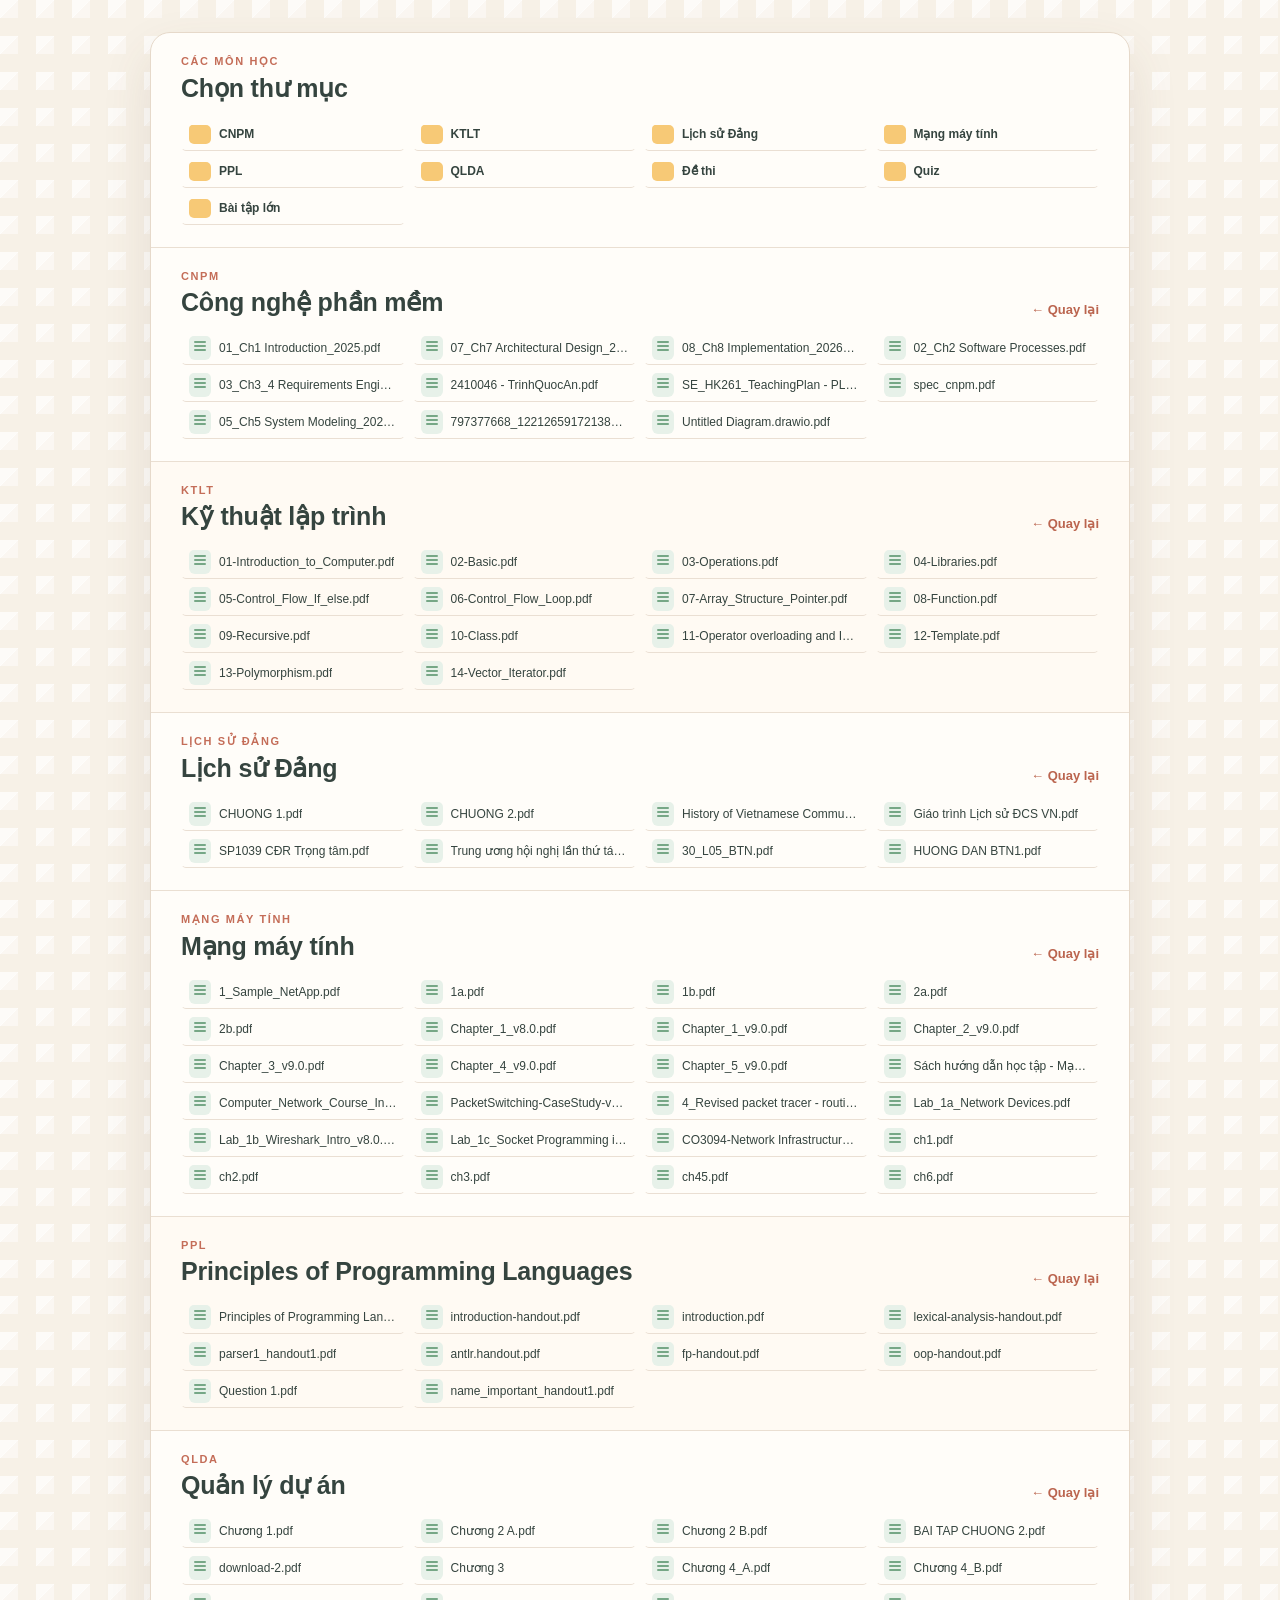
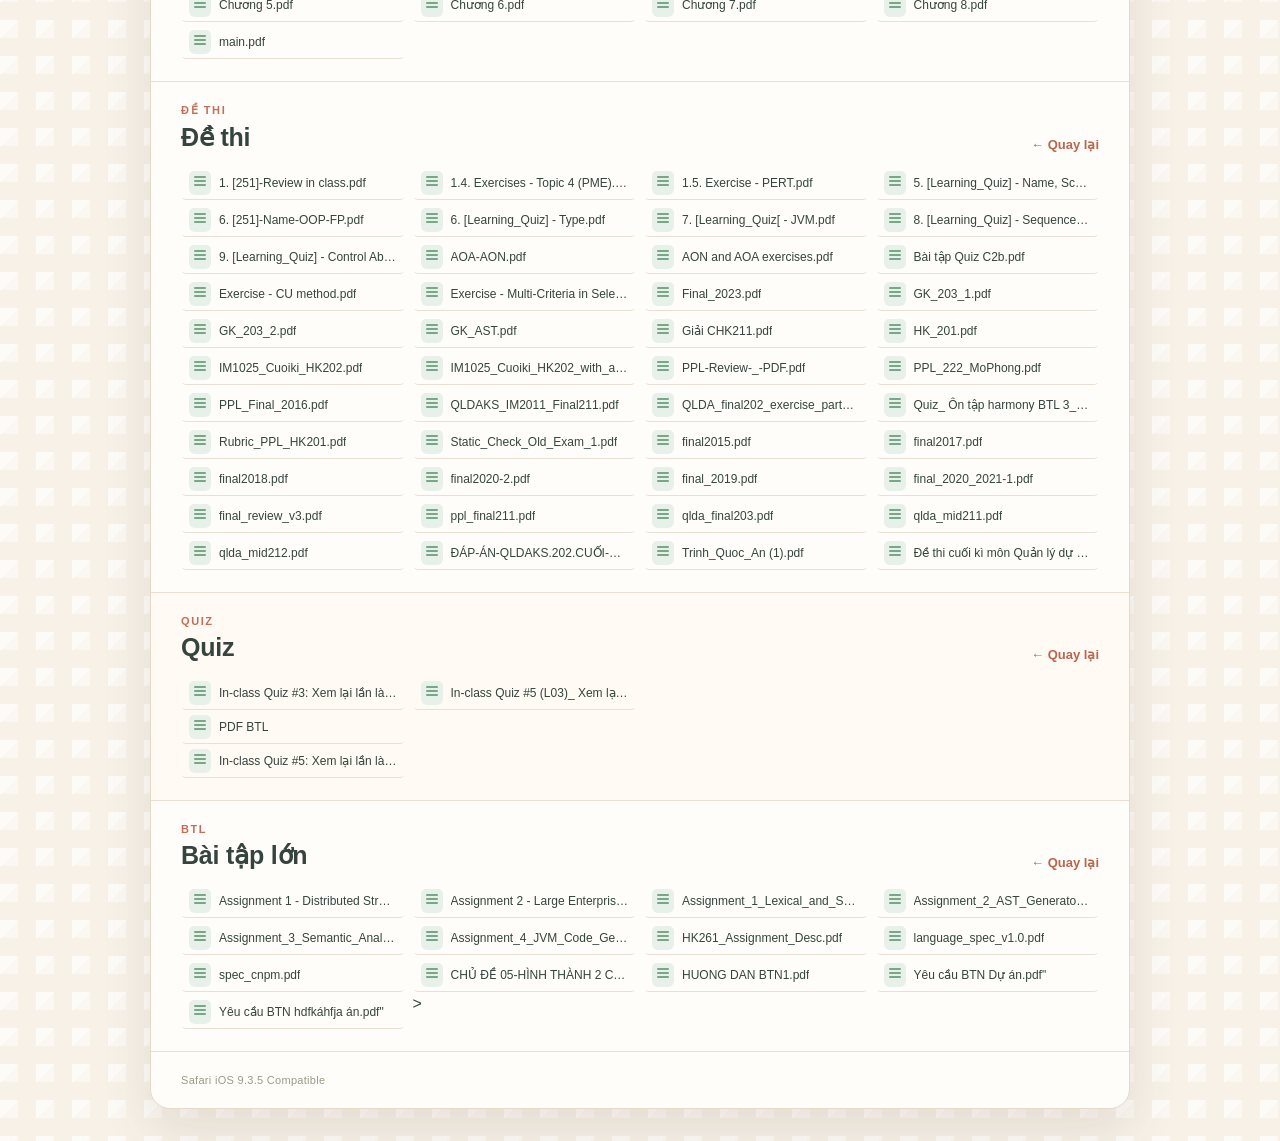
<file: index.html>
<!doctype html>
<html lang="vi">
  <head>
    <meta charset="UTF-8" />
    <meta name="viewport" content="width=device-width, initial-scale=1" />
    <title>Tài liệu học</title>
    <link rel="stylesheet" href="style.css" />
  </head>

  <body>
    <div class="finder">
      <div class="content">
        <div class="content-heading">
          <div>
            <p class="location-label">Các môn học</p>
            <h2>Chọn thư mục</h2>
          </div>
        </div>

        <div class="items">
          <a class="item folder" href="#cnpm">
            <span class="item-icon">▰</span>
            <span class="item-name">CNPM</span>
          </a>

          <a class="item folder" href="#ktlt">
            <span class="item-icon">▰</span>
            <span class="item-name">KTLT</span>
          </a>

          <a class="item folder" href="#lsd">
            <span class="item-icon">▰</span>
            <span class="item-name">Lịch sử Đảng</span>
          </a>

          <a class="item folder" href="#mmt">
            <span class="item-icon">▰</span>
            <span class="item-name">Mạng máy tính</span>
          </a>

          <a class="item folder" href="#ppl">
            <span class="item-icon">▰</span>
            <span class="item-name">PPL</span>
          </a>

          <a class="item folder" href="#qlda">
            <span class="item-icon">▰</span>
            <span class="item-name">QLDA</span>
          </a>

          <a class="item folder" href="#dethi">
            <span class="item-icon">▰</span>
            <span class="item-name">Đề thi</span>
          </a>

          <a class="item folder" href="#quiz">
            <span class="item-icon">▰</span>
            <span class="item-name">Quiz</span>
          </a>

          <a class="item folder" href="#btl">
            <span class="item-icon">▰</span>
            <span class="item-name">Bài tập lớn</span>
          </a>
        </div>
      </div>

      <!-- CNPM -->

      <div class="content section" id="cnpm">
        <div class="content-heading">
          <div>
            <p class="location-label">CNPM</p>
            <h2>Công nghệ phần mềm</h2>
          </div>
          <a class="back-link" href="#">← Quay lại</a>
        </div>

        <div class="items">
          <a
            class="item"
            href="pdf/CNPM/01_Ch1%20Introduction_2025.pdf"
            target="_blank"
          >
            <span class="item-icon">PDF</span>
            <span class="item-name">01_Ch1 Introduction_2025.pdf</span>
          </a>
          <a
            class="item"
            href="pdf/CNPM/07_Ch7 Architectural Design_2026.pdf"
            target="_blank"
            ><span class="item-icon">PDF</span
            ><span class="item-name"
              >07_Ch7 Architectural Design_2026.pdf</span
            ></a
          >

          <a
            class="item"
            href="pdf/CNPM/08_Ch8 Implementation_2026_Talk.pdf"
            target="_blank"
            ><span class="item-icon">PDF</span
            ><span class="item-name"
              >08_Ch8 Implementation_2026_Talk.pdf</span
            ></a
          >

          <a
            class="item"
            href="pdf/CNPM/02_Ch2%20Software%20Processes.pdf"
            target="_blank"
          >
            <span class="item-icon">PDF</span>
            <span class="item-name">02_Ch2 Software Processes.pdf</span>
          </a>

          <a
            class="item"
            href="pdf/CNPM/03_Ch3_4%20Requirements%20Engineering_2026.pdf"
            target="_blank"
          >
            <span class="item-icon">PDF</span>
            <span class="item-name"
              >03_Ch3_4 Requirements Engineering_2026.pdf</span
            >
          </a>

          <a
            class="item"
            href="pdf/CNPM/2410046%20-%20TrinhQuocAn.pdf"
            target="_blank"
          >
            <span class="item-icon">PDF</span>
            <span class="item-name">2410046 - TrinhQuocAn.pdf</span>
          </a>

          <a
            class="item"
            href="pdf/CNPM/SE_HK261_TeachingPlan%20-%20PLAN.pdf"
            target="_blank"
          >
            <span class="item-icon">PDF</span>
            <span class="item-name">SE_HK261_TeachingPlan - PLAN.pdf</span>
          </a>

          <a class="item" href="pdf/CNPM/spec_cnpm.pdf" target="_blank">
            <span class="item-icon">PDF</span>
            <span class="item-name">spec_cnpm.pdf</span>
          </a>

          <a
            class="item"
            href="pdf/CNPM/05_Ch5 System Modeling_2026.pdf"
            target="_blank"
          >
            <span class="item-icon">PDF</span>
            <span class="item-name">05_Ch5 System Modeling_2026.pdf</span>
          </a>

          <a
            class="item"
            href="pdf/CNPM/797377668_122126591721383624_602138845418791852_n.pdf"
            target="_blank"
          >
            <span class="item-icon">PDF</span>
            <span class="item-name"
              >797377668_122126591721383624_602138845418791852_n.pdf</span
            >
          </a>

          <a
            class="item"
            href="pdf/CNPM/Untitled Diagram.drawio.pdf"
            target="_blank"
          >
            <span class="item-icon">PDF</span>
            <span class="item-name">Untitled Diagram.drawio.pdf</span>
          </a>
        </div>
      </div>

      <!-- KTLT -->

      <div class="content section" id="ktlt">
        <div class="content-heading">
          <div>
            <p class="location-label">KTLT</p>
            <h2>Kỹ thuật lập trình</h2>
          </div>
          <a class="back-link" href="#">← Quay lại</a>
        </div>

        <div class="items">
          <a
            class="item"
            href="pdf/KTLT/01-Introduction_to_Computer.pdf"
            target="_blank"
            ><span class="item-icon">PDF</span
            ><span class="item-name">01-Introduction_to_Computer.pdf</span></a
          >
          <a class="item" href="pdf/KTLT/02-Basic.pdf" target="_blank"
            ><span class="item-icon">PDF</span
            ><span class="item-name">02-Basic.pdf</span></a
          >
          <a class="item" href="pdf/KTLT/03-Operations.pdf" target="_blank"
            ><span class="item-icon">PDF</span
            ><span class="item-name">03-Operations.pdf</span></a
          >
          <a class="item" href="pdf/KTLT/04-Libraries.pdf" target="_blank"
            ><span class="item-icon">PDF</span
            ><span class="item-name">04-Libraries.pdf</span></a
          >
          <a
            class="item"
            href="pdf/KTLT/05-Control_Flow_If_else.pdf"
            target="_blank"
            ><span class="item-icon">PDF</span
            ><span class="item-name">05-Control_Flow_If_else.pdf</span></a
          >
          <a
            class="item"
            href="pdf/KTLT/06-Control_Flow_Loop.pdf"
            target="_blank"
            ><span class="item-icon">PDF</span
            ><span class="item-name">06-Control_Flow_Loop.pdf</span></a
          >
          <a
            class="item"
            href="pdf/KTLT/07-Array_Structure_Pointer.pdf"
            target="_blank"
            ><span class="item-icon">PDF</span
            ><span class="item-name">07-Array_Structure_Pointer.pdf</span></a
          >
          <a class="item" href="pdf/KTLT/08-Function.pdf" target="_blank"
            ><span class="item-icon">PDF</span
            ><span class="item-name">08-Function.pdf</span></a
          >
          <a class="item" href="pdf/KTLT/09-Recursive.pdf" target="_blank"
            ><span class="item-icon">PDF</span
            ><span class="item-name">09-Recursive.pdf</span></a
          >
          <a class="item" href="pdf/KTLT/10-Class.pdf" target="_blank"
            ><span class="item-icon">PDF</span
            ><span class="item-name">10-Class.pdf</span></a
          >
          <a
            class="item"
            href="pdf/KTLT/11-Operator%20overloading%20and%20Inheritance.pdf"
            target="_blank"
            ><span class="item-icon">PDF</span
            ><span class="item-name"
              >11-Operator overloading and Inheritance.pdf</span
            ></a
          >
          <a class="item" href="pdf/KTLT/12-Template.pdf" target="_blank"
            ><span class="item-icon">PDF</span
            ><span class="item-name">12-Template.pdf</span></a
          >
          <a class="item" href="pdf/KTLT/13-Polymorphism.pdf" target="_blank"
            ><span class="item-icon">PDF</span
            ><span class="item-name">13-Polymorphism.pdf</span></a
          >
          <a class="item" href="pdf/KTLT/14-Vector_Iterator.pdf" target="_blank"
            ><span class="item-icon">PDF</span
            ><span class="item-name">14-Vector_Iterator.pdf</span></a
          >
        </div>
      </div>

      <!-- Lịch sử Đảng -->

      <div class="content section" id="lsd">
        <div class="content-heading">
          <div>
            <p class="location-label">Lịch sử Đảng</p>
            <h2>Lịch sử Đảng</h2>
          </div>
          <a class="back-link" href="#">← Quay lại</a>
        </div>

        <div class="items">
          <a
            class="item"
            href="pdf/L%E1%BB%8Bch%20s%E1%BB%AD%20%C4%90%E1%BA%A3ng/CHUONG%201.pdf"
            target="_blank"
            ><span class="item-icon">PDF</span
            ><span class="item-name">CHUONG 1.pdf</span></a
          >

          <a
            class="item"
            href="pdf/L%E1%BB%8Bch%20s%E1%BB%AD%20%C4%90%E1%BA%A3ng/CHUONG%202.pdf"
            target="_blank"
            ><span class="item-icon">PDF</span
            ><span class="item-name">CHUONG 2.pdf</span></a
          >

          <a
            class="item"
            href="pdf/L%E1%BB%8Bch%20s%E1%BB%AD%20%C4%90%E1%BA%A3ng/DCMH.SP1039_History%20of%20Vietnamese%20Communist%20Party.pdf"
            target="_blank"
            ><span class="item-icon">PDF</span
            ><span class="item-name"
              >History of Vietnamese Communist Party.pdf</span
            ></a
          >

          <a
            class="item"
            href="pdf/L%E1%BB%8Bch%20s%E1%BB%AD%20%C4%90%E1%BA%A3ng/GIA%CC%81O%20TR%C3%8CNH_L%E1%BB%8Bch%20s%E1%BB%AD%20%C4%90CS%20VN_NXBCTQG.pdf"
            target="_blank"
            ><span class="item-icon">PDF</span
            ><span class="item-name">Giáo trình Lịch sử ĐCS VN.pdf</span></a
          >

          <a
            class="item"
            href="pdf/L%E1%BB%8Bch%20s%E1%BB%AD%20%C4%90%E1%BA%A3ng/SP1039_C%C4%90R%20T%E1%BB%AANG%20CH%C6%AF%C6%A0NG_TR%E1%BB%8CNG%20T%C3%82M.pdf"
            target="_blank"
            ><span class="item-icon">PDF</span
            ><span class="item-name">SP1039 CĐR Trọng tâm.pdf</span></a
          >

          <a
            class="item"
            href="pdf/Lịch sử Đảng/Trung ương hội nghị lần thứ tám tháng 5-1941.pdf"
            target="_blank"
            ><span class="item-icon">PDF</span
            ><span class="item-name"
              >Trung ương hội nghị lần thứ tám tháng 5-1941.pdf</span
            ></a
          >
          <a class="item" href="pdf/Lịch sử Đảng/30_L05_BTN.pdf" target="_blank"
            ><span class="item-icon">PDF</span
            ><span class="item-name">30_L05_BTN.pdf</span></a
          >

          <a
            class="item"
            href="pdf/Lịch sử Đảng/HUONG DAN BTN1.pdf"
            target="_blank"
            ><span class="item-icon">PDF</span
            ><span class="item-name">HUONG DAN BTN1.pdf</span></a
          >
        </div>
      </div>

      <!-- Mạng máy tính -->

      <div class="content section" id="mmt">
        <div class="content-heading">
          <div>
            <p class="location-label">Mạng máy tính</p>
            <h2>Mạng máy tính</h2>
          </div>
          <a class="back-link" href="#">← Quay lại</a>
        </div>

        <div class="items">
          <a
            class="item"
            href="pdf/Mạng máy tính/1_Sample_NetApp.pdf"
            target="_blank"
            ><span class="item-icon">PDF</span
            ><span class="item-name">1_Sample_NetApp.pdf</span></a
          >

          <a class="item" href="pdf/Mạng máy tính/1a.pdf" target="_blank"
            ><span class="item-icon">PDF</span
            ><span class="item-name">1a.pdf</span></a
          >

          <a class="item" href="pdf/Mạng máy tính/1b.pdf" target="_blank"
            ><span class="item-icon">PDF</span
            ><span class="item-name">1b.pdf</span></a
          >

          <a class="item" href="pdf/Mạng máy tính/2a.pdf" target="_blank"
            ><span class="item-icon">PDF</span
            ><span class="item-name">2a.pdf</span></a
          >

          <a class="item" href="pdf/Mạng máy tính/2b.pdf" target="_blank"
            ><span class="item-icon">PDF</span
            ><span class="item-name">2b.pdf</span></a
          >

          <a
            class="item"
            href="pdf/Mạng máy tính/Chapter_1_v8.0.pdf"
            target="_blank"
            ><span class="item-icon">PDF</span
            ><span class="item-name">Chapter_1_v8.0.pdf</span></a
          >

          <a
            class="item"
            href="pdf/Mạng máy tính/Chapter_1_v9.0.pdf"
            target="_blank"
            ><span class="item-icon">PDF</span
            ><span class="item-name">Chapter_1_v9.0.pdf</span></a
          >

          <a
            class="item"
            href="pdf/Mạng máy tính/Chapter_2_v9.0.pdf"
            target="_blank"
            ><span class="item-icon">PDF</span
            ><span class="item-name">Chapter_2_v9.0.pdf</span></a
          >

          <a
            class="item"
            href="pdf/Mạng máy tính/Chapter_3_v9.0.pdf"
            target="_blank"
            ><span class="item-icon">PDF</span
            ><span class="item-name">Chapter_3_v9.0.pdf</span></a
          >
          <a
            class="item"
            href="pdf/Mạng máy tính/Chapter_4_v9.0.pdf"
            target="_blank"
            ><span class="item-icon">PDF</span
            ><span class="item-name">Chapter_4_v9.0.pdf</span></a
          >
          <a
            class="item"
            href="pdf/Mạng máy tính/Chapter_5_v9.0.pdf"
            target="_blank"
            ><span class="item-icon">PDF</span
            ><span class="item-name">Chapter_5_v9.0.pdf</span></a
          >
          <a
            class="item"
            href="pdf/Mạng máy tính/Sách hướng dẫn học tập - Mạng máy tính.pdf"
            target="_blank"
            ><span class="item-icon">PDF</span
            ><span class="item-name"
              >Sách hướng dẫn học tập - Mạng máy tính.pdf</span
            ></a
          >

          <a
            class="item"
            href="pdf/Mạng máy tính/Computer_Network_Course_Introduction.pdf"
            target="_blank"
            ><span class="item-icon">PDF</span
            ><span class="item-name"
              >Computer_Network_Course_Introduction.pdf</span
            ></a
          >

          <a
            class="item"
            href="pdf/Mạng máy tính/PacketSwitching-CaseStudy-v1-c.pdf"
            target="_blank"
            ><span class="item-icon">PDF</span
            ><span class="item-name"
              >PacketSwitching-CaseStudy-v1-c.pdf</span
            ></a
          >

          <a
            class="item"
            href="pdf/Mạng máy tính/4_Revised packet tracer - routing among routers.pdf"
            target="_blank"
            ><span class="item-icon">PDF</span
            ><span class="item-name"
              >4_Revised packet tracer - routing among routers.pdf</span
            ></a
          >

          <a
            class="item"
            href="pdf/Mạng máy tính/Lab_1a_Network%20Devices.pdf"
            target="_blank"
            ><span class="item-icon">PDF</span
            ><span class="item-name">Lab_1a_Network Devices.pdf</span></a
          >

          <a
            class="item"
            href="pdf/Mạng máy tính/Lab_1b_Wireshark_Intro_v8.0.pdf"
            target="_blank"
            ><span class="item-icon">PDF</span
            ><span class="item-name">Lab_1b_Wireshark_Intro_v8.0.pdf</span></a
          >

          <a
            class="item"
            href="pdf/Mạng máy tính/Lab_1c_Socket%20Programming%20in%20Java.pdf"
            target="_blank"
            ><span class="item-icon">PDF</span
            ><span class="item-name"
              >Lab_1c_Socket Programming in Java.pdf</span
            ></a
          >

          <a
            class="item"
            href="pdf/Mạng máy tính/CO3094-Network Infrastructure with Address Translation.pdf"
            target="_blank"
            ><span class="item-icon">PDF</span
            ><span class="item-name"
              >CO3094-Network Infrastructure with Address Translation.pdf</span
            ></a
          >
          <a class="item" href="pdf/Ma%CC%A3ng%20ma%CC%81y%20ti%CC%81nh/ch1.pdf" target="_blank">
            <span class="item-icon">PDF</span>
            <span class="item-name">ch1.pdf</span>
          </a>
          <a class="item" href="pdf/Ma%CC%A3ng%20ma%CC%81y%20ti%CC%81nh/ch2.pdf" target="_blank">
            <span class="item-icon">PDF</span>
            <span class="item-name">ch2.pdf</span>
          </a>
          <a class="item" href="pdf/Ma%CC%A3ng%20ma%CC%81y%20ti%CC%81nh/ch3.pdf" target="_blank">
            <span class="item-icon">PDF</span>
            <span class="item-name">ch3.pdf</span>
          </a>
          <a class="item" href="pdf/Ma%CC%A3ng%20ma%CC%81y%20ti%CC%81nh/ch45.pdf" target="_blank">
            <span class="item-icon">PDF</span>
            <span class="item-name">ch45.pdf</span>
          </a>
          <a class="item" href="pdf/Ma%CC%A3ng%20ma%CC%81y%20ti%CC%81nh/ch6.pdf" target="_blank">
            <span class="item-icon">PDF</span>
            <span class="item-name">ch6.pdf</span>
          </a>
        </div>
      </div>

      <!-- PPL -->

      <div class="content section" id="ppl">
        <div class="content-heading">
          <div>
            <p class="location-label">PPL</p>
            <h2>Principles of Programming Languages</h2>
          </div>
          <a class="back-link" href="#">← Quay lại</a>
        </div>

        <div class="items">
          <a
            class="item"
            href="pdf/PPL/DCMH.CO3005_Principles%20of%20Programming%20Languages.pdf"
            target="_blank"
            ><span class="item-icon">PDF</span
            ><span class="item-name"
              >Principles of Programming Languages.pdf</span
            ></a
          >

          <a
            class="item"
            href="pdf/PPL/introduction-handout.pdf"
            target="_blank"
            ><span class="item-icon">PDF</span
            ><span class="item-name">introduction-handout.pdf</span></a
          >

          <a class="item" href="pdf/PPL/introduction.pdf" target="_blank"
            ><span class="item-icon">PDF</span
            ><span class="item-name">introduction.pdf</span></a
          >

          <a
            class="item"
            href="pdf/PPL/lexical-analysis-handout.pdf"
            target="_blank"
            ><span class="item-icon">PDF</span
            ><span class="item-name">lexical-analysis-handout.pdf</span></a
          >

          <a class="item" href="pdf/PPL/parser1_handout1.pdf" target="_blank"
            ><span class="item-icon">PDF</span
            ><span class="item-name">parser1_handout1.pdf</span></a
          >

          <a class="item" href="pdf/PPL/antlr.handout.pdf" target="_blank"
            ><span class="item-icon">PDF</span
            ><span class="item-name">antlr.handout.pdf</span></a
          >

          <a class="item" href="pdf/PPL/fp-handout.pdf" target="_blank"
            ><span class="item-icon">PDF</span
            ><span class="item-name">fp-handout.pdf</span></a
          >

          <a class="item" href="pdf/PPL/oop-handout.pdf" target="_blank"
            ><span class="item-icon">PDF</span
            ><span class="item-name">oop-handout.pdf</span></a
          >

          <a class="item" href="pdf/PPL/Question%201.pdf" target="_blank"
            ><span class="item-icon">PDF</span
            ><span class="item-name">Question 1.pdf</span></a
          >
          <a class="item" href="pdf/PPL/name_important_handout1.pdf" target="_blank">
            <span class="item-icon">PDF</span>
            <span class="item-name">name_important_handout1.pdf</span>
          </a>
        </div>
      </div>

      <!-- QLDA -->

      <div class="content section" id="qlda">
        <div class="content-heading">
          <div>
            <p class="location-label">QLDA</p>
            <h2>Quản lý dự án</h2>
          </div>
          <a class="back-link" href="#">← Quay lại</a>
        </div>

        <div class="items">
          <a
            class="item"
            href="pdf/QLDA/Ch%C6%B0%C6%A1ng%201%20(1).pdf"
            target="_blank"
            ><span class="item-icon">PDF</span
            ><span class="item-name">Chương 1.pdf</span></a
          >

          <a
            class="item"
            href="pdf/QLDA/Ch%C6%B0%C6%A1ng%202_A.pdf"
            target="_blank"
            ><span class="item-icon">PDF</span
            ><span class="item-name">Chương 2 A.pdf</span></a
          >

          <a
            class="item"
            href="pdf/QLDA/Ch%C6%B0%C6%A1ng%202_B.pdf"
            target="_blank"
            ><span class="item-icon">PDF</span
            ><span class="item-name">Chương 2 B.pdf</span></a
          >

          <a class="item" href="pdf/QLDA/BAI TAP CHUONG 2.pdf" target="_blank"
            ><span class="item-icon">PDF</span
            ><span class="item-name">BAI TAP CHUONG 2.pdf</span></a
          >

          <a class="item" href="pdf/QLDA/download-2.pdf" target="_blank"
            ><span class="item-icon">PDF</span
            ><span class="item-name">download-2.pdf</span></a
          >
          <a class="item" href="pdf/QLDA/Chương 3 (1).pdf" target="_blank"
            ><span class="item-icon">PDF</span
            ><span class="item-name">Chương 3</span></a
          >
          <a class="item" href="pdf/QLDA/Chương 4_A.pdf" target="_blank"
            ><span class="item-icon">PDF</span
            ><span class="item-name">Chương 4_A.pdf</span></a
          >
          <a class="item" href="pdf/QLDA/Chương 4_B.pdf" target="_blank"
            ><span class="item-icon">PDF</span
            ><span class="item-name">Chương 4_B.pdf</span></a
          >
          <a class="item" href="pdf/QLDA/Chương 5.pdf" target="_blank"
            ><span class="item-icon">PDF</span
            ><span class="item-name">Chương 5.pdf</span></a
          >
<a class="item" href="pdf/QLDA/Chương 6.pdf" target="_blank"
            ><span class="item-icon">PDF</span
            ><span class="item-name">Chương 6.pdf</span></a
          >
          <a class="item" href="pdf/QLDA/Chương 7.pdf" target="_blank"
            ><span class="item-icon">PDF</span
            ><span class="item-name">Chương 7.pdf</span></a
          >
          <a class="item" href="pdf/QLDA/Chương 8.pdf" target="_blank"
            ><span class="item-icon">PDF</span
            ><span class="item-name">Chương 8.pdf</span></a
          >
          <a class="item" href="pdf/QLDA/QLDA_NHOM_2/main.pdf" target="_blank">
            <span class="item-icon">PDF</span>
            <span class="item-name">main.pdf</span>
          </a>
        </div>
      </div>

      <!-- Đề thi -->

      <div class="content section" id="dethi">
        <div class="content-heading">
          <div>
            <p class="location-label">Đề thi</p>
            <h2>Đề thi</h2>
          </div>
          <a class="back-link" href="#">← Quay lại</a>
        </div>

        <div class="items">
          <a
            class="item"
            href="pdf/Đề thi/1.%20[251]-Review%20in%20class.pdf"
            target="_blank"
          >
            <span class="item-icon">PDF</span>
            <span class="item-name">1. [251]-Review in class.pdf</span>
          </a>

          <a
            class="item"
            href="pdf/Đề thi/1.4.%20Exercises%20-%20Topic%204%20(PME).pdf"
            target="_blank"
          >
            <span class="item-icon">PDF</span>
            <span class="item-name">1.4. Exercises - Topic 4 (PME).pdf</span>
          </a>
          <a
            class="item"
            href="pdf/Đề thi/1.5.%20Exercise%20-%20PERT.pdf"
            target="_blank"
          >
            <span class="item-icon">PDF</span>
            <span class="item-name">1.5. Exercise - PERT.pdf</span>
          </a>









          <a
            class="item"
            href="pdf/Đề thi/5.%20[Learning_Quiz]%20-%20Name,%20Scoping%20and%20RefEnv.pdf"
            target="_blank"
          >
            <span class="item-icon">PDF</span>
            <span class="item-name"
              >5. [Learning_Quiz] - Name, Scoping and RefEnv.pdf</span
            >
          </a>
          <a
            class="item"
            href="pdf/Đề thi/6.%20[251]-Name-OOP-FP.pdf"
            target="_blank"
          >
            <span class="item-icon">PDF</span>
            <span class="item-name">6. [251]-Name-OOP-FP.pdf</span>
          </a>
          <a
            class="item"
            href="pdf/Đề thi/6.%20[Learning_Quiz]%20-%20Type.pdf"
            target="_blank"
          >
            <span class="item-icon">PDF</span>
            <span class="item-name">6. [Learning_Quiz] - Type.pdf</span>
          </a>
          <a
            class="item"
            href="pdf/Đề thi/7.%20[Learning_Quiz[%20-%20JVM.pdf"
            target="_blank"
          >
            <span class="item-icon">PDF</span>
            <span class="item-name">7. [Learning_Quiz[ - JVM.pdf</span>
          </a>
          <a
            class="item"
            href="pdf/Đề thi/8.%20[Learning_Quiz]%20-%20Sequence%20Control.pdf"
            target="_blank"
          >
            <span class="item-icon">PDF</span>
            <span class="item-name"
              >8. [Learning_Quiz] - Sequence Control.pdf</span
            >
          </a>
          <a
            class="item"
            href="pdf/Đề thi/9.%20[Learning_Quiz]%20-%20Control%20Abstraction.pdf"
            target="_blank"
          >
            <span class="item-icon">PDF</span>
            <span class="item-name"
              >9. [Learning_Quiz] - Control Abstraction.pdf</span
            >
          </a>
          <a class="item" href="pdf/Đề thi/AOA-AON.pdf" target="_blank">
            <span class="item-icon">PDF</span>
            <span class="item-name">AOA-AON.pdf</span>
          </a>
          <a
            class="item"
            href="pdf/Đề thi/AON%20and%20AOA%20exercises.pdf"
            target="_blank"
          >
            <span class="item-icon">PDF</span>
            <span class="item-name">AON and AOA exercises.pdf</span>
          </a>
          <a
            class="item"
            href="pdf/Đề thi/Bài%20tập%20Quiz%20C2b.pdf"
            target="_blank"
          >
            <span class="item-icon">PDF</span>
            <span class="item-name">Bài tập Quiz C2b.pdf</span>
          </a>





          <a
            class="item"
            href="pdf/Đề thi/Exercise%20-%20CU%20method.pdf"
            target="_blank"
          >
            <span class="item-icon">PDF</span>
            <span class="item-name">Exercise - CU method.pdf</span>
          </a>
          <a
            class="item"
            href="pdf/Đề thi/Exercise%20-%20Multi-Criteria%20in%20Selecting%20a%20Project.pdf"
            target="_blank"
          >
            <span class="item-icon">PDF</span>
            <span class="item-name"
              >Exercise - Multi-Criteria in Selecting a Project.pdf</span
            >
          </a>
          <a class="item" href="pdf/Đề thi/Final_2023.pdf" target="_blank">
            <span class="item-icon">PDF</span>
            <span class="item-name">Final_2023.pdf</span>
          </a>
          <a class="item" href="pdf/Đề thi/GK_203_1.pdf" target="_blank">
            <span class="item-icon">PDF</span>
            <span class="item-name">GK_203_1.pdf</span>
          </a>
          <a class="item" href="pdf/Đề thi/GK_203_2.pdf" target="_blank">
            <span class="item-icon">PDF</span>
            <span class="item-name">GK_203_2.pdf</span>
          </a>
          <a class="item" href="pdf/Đề thi/GK_AST.pdf" target="_blank">
            <span class="item-icon">PDF</span>
            <span class="item-name">GK_AST.pdf</span>
          </a>


          <a class="item" href="pdf/Đề thi/Giải%20CHK211.pdf" target="_blank">
            <span class="item-icon">PDF</span>
            <span class="item-name">Giải CHK211.pdf</span>
          </a>

          <a class="item" href="pdf/Đề thi/HK_201.pdf" target="_blank">
            <span class="item-icon">PDF</span>
            <span class="item-name">HK_201.pdf</span>
          </a>
          <a
            class="item"
            href="pdf/Đề thi/IM1025_Cuoiki_HK202.pdf"
            target="_blank"
          >
            <span class="item-icon">PDF</span>
            <span class="item-name">IM1025_Cuoiki_HK202.pdf</span>
          </a>
          <a
            class="item"
            href="pdf/Đề thi/IM1025_Cuoiki_HK202_with_answer.pdf"
            target="_blank"
          >
            <span class="item-icon">PDF</span>
            <span class="item-name">IM1025_Cuoiki_HK202_with_answer.pdf</span>
          </a>




          <a
            class="item"
            href="pdf/Đề thi/PPL-Review-_-PDF.pdf"
            target="_blank"
          >
            <span class="item-icon">PDF</span>
            <span class="item-name">PPL-Review-_-PDF.pdf</span>
          </a>
          <a class="item" href="pdf/Đề thi/PPL_222_MoPhong.pdf" target="_blank">
            <span class="item-icon">PDF</span>
            <span class="item-name">PPL_222_MoPhong.pdf</span>
          </a>
          <a class="item" href="pdf/Đề thi/PPL_Final_2016.pdf" target="_blank">
            <span class="item-icon">PDF</span>
            <span class="item-name">PPL_Final_2016.pdf</span>
          </a>
          <a
            class="item"
            href="pdf/Đề thi/QLDAKS_IM2011_Final211.pdf"
            target="_blank"
          >
            <span class="item-icon">PDF</span>
            <span class="item-name">QLDAKS_IM2011_Final211.pdf</span>
          </a>
          <a
            class="item"
            href="pdf/Đề thi/QLDA_final202_exercise_part_only.pdf"
            target="_blank"
          >
            <span class="item-icon">PDF</span>
            <span class="item-name">QLDA_final202_exercise_part_only.pdf</span>
          </a>
          <a
            class="item"
            href="pdf/Đề thi/Quiz_%20Ôn%20tập%20harmony%20BTL%203_%20Xem%20lại%20lần%20làm%20thử%20_%20BK-LMS.pdf"
            target="_blank"
          >
            <span class="item-icon">PDF</span>
            <span class="item-name"
              >Quiz_ Ôn tập harmony BTL 3_ Xem lại lần làm thử _
              BK-LMS.pdf</span
            >
          </a>
          <a
            class="item"
            href="pdf/Đề thi/Rubric_PPL_HK201.pdf"
            target="_blank"
          >
            <span class="item-icon">PDF</span>
            <span class="item-name">Rubric_PPL_HK201.pdf</span>
          </a>
          <a
            class="item"
            href="pdf/Đề thi/Static_Check_Old_Exam_1.pdf"
            target="_blank"
          >
            <span class="item-icon">PDF</span>
            <span class="item-name">Static_Check_Old_Exam_1.pdf</span>
          </a>
          <a class="item" href="pdf/Đề thi/final2015.pdf" target="_blank">
            <span class="item-icon">PDF</span>
            <span class="item-name">final2015.pdf</span>
          </a>
          <a class="item" href="pdf/Đề thi/final2017.pdf" target="_blank">
            <span class="item-icon">PDF</span>
            <span class="item-name">final2017.pdf</span>
          </a>
          <a class="item" href="pdf/Đề thi/final2018.pdf" target="_blank">
            <span class="item-icon">PDF</span>
            <span class="item-name">final2018.pdf</span>
          </a>
          <a class="item" href="pdf/Đề thi/final2020-2.pdf" target="_blank">
            <span class="item-icon">PDF</span>
            <span class="item-name">final2020-2.pdf</span>
          </a>
          <a class="item" href="pdf/Đề thi/final_2019.pdf" target="_blank">
            <span class="item-icon">PDF</span>
            <span class="item-name">final_2019.pdf</span>
          </a>
          <a
            class="item"
            href="pdf/Đề thi/final_2020_2021-1.pdf"
            target="_blank"
          >
            <span class="item-icon">PDF</span>
            <span class="item-name">final_2020_2021-1.pdf</span>
          </a>
          <a class="item" href="pdf/Đề thi/final_review_v3.pdf" target="_blank">
            <span class="item-icon">PDF</span>
            <span class="item-name">final_review_v3.pdf</span>
          </a>


          <a class="item" href="pdf/Đề thi/ppl_final211.pdf" target="_blank">
            <span class="item-icon">PDF</span>
            <span class="item-name">ppl_final211.pdf</span>
          </a>
          <a class="item" href="pdf/Đề thi/qlda_final203.pdf" target="_blank">
            <span class="item-icon">PDF</span>
            <span class="item-name">qlda_final203.pdf</span>
          </a>
          <a class="item" href="pdf/Đề thi/qlda_mid211.pdf" target="_blank">
            <span class="item-icon">PDF</span>
            <span class="item-name">qlda_mid211.pdf</span>
          </a>
          <a class="item" href="pdf/Đề thi/qlda_mid212.pdf" target="_blank">
            <span class="item-icon">PDF</span>
            <span class="item-name">qlda_mid212.pdf</span>
          </a>
          <a
            class="item"
            href="pdf/Đề thi/ĐÁP-ÁN-QLDAKS.202.CUỐI-KỲ.pdf"
            target="_blank"
          >
            <span class="item-icon">PDF</span>
            <span class="item-name">ĐÁP-ÁN-QLDAKS.202.CUỐI-KỲ.pdf</span>
          </a>

          <a class="item" href="pdf/%C4%90e%CC%82%CC%80%20thi/Trinh_Quoc_An%20(1).pdf" target="_blank">
            <span class="item-icon">PDF</span>
            <span class="item-name">Trinh_Quoc_An (1).pdf</span>
          </a>
          <a class="item" href="pdf/%C4%90e%CC%82%CC%80%20thi/%C4%90e%CC%82%CC%80%20thi%20cuo%CC%82%CC%81i%20ki%CC%80%20mo%CC%82n%20Qua%CC%89n%20ly%CC%81%20du%CC%9B%CC%A3%20a%CC%81n%20cho%20ky%CC%83%20su%CC%9B-%C4%91a%CC%83%20chuye%CC%82%CC%89n%20%C4%91o%CC%82%CC%89i.pdf" target="_blank">
            <span class="item-icon">PDF</span>
            <span class="item-name">Đề thi cuối kì môn Quản lý dự án cho kỹ sư-đã chuyển đổi.pdf</span>
          </a>
        </div>
      </div>

      <!-- Quiz -->

      <div class="content section" id="quiz">
        <div class="content-heading">
          <div>
            <p class="location-label">Quiz</p>
            <h2>Quiz</h2>
          </div>
          <a class="back-link" href="#">← Quay lại</a>
        </div>

        <div class="items">
          <a
            class="item"
            href="pdf/Quiz/In-class%20Quiz%20%233:%20Xem%20la%CC%A3i%20la%CC%82%CC%80n%20la%CC%80m%20thu%CC%9B%CC%89%20%7C%20BK-LMS.pdf"
            target="_blank"
            ><span class="item-icon">PDF</span
            ><span class="item-name"
              >In-class Quiz #3: Xem lại lần làm thử | BK-LMS.pdf</span
            ></a
          >
          <a class="item" href="pdf/Quiz/In-class%20Quiz%20%235%20(L03)_%20Xem%20la%CC%A3i%20la%CC%82%CC%80n%20la%CC%80m%20thu%CC%9B%CC%89%20_%20BK-LMS.pdf" target="_blank">
            <span class="item-icon">PDF</span>
            <span class="item-name">In-class Quiz #5 (L03)_ Xem lại lần làm thử _ BK-LMS.pdf</span>
          </a>
        </div>
        <div class="items">
          <a
            class="item"
            href="pdf/Quiz/L03_19.pdf"
            target="_blank"
            ><span class="item-icon">PDF</span
            ><span class="item-name"
              >PDF BTL</span
            ></a
          >
        </div>
        <div class="items">
          <a
            class="item"
            href="pdf/Quiz/jkj.pdf"
            target="_blank"
            ><span class="item-icon">PDF</span
            ><span class="item-name"
              >In-class Quiz #5: Xem lại lần làm thử | BK-LMS.pdf</span
            ></a
          >
        </div>
      </div>

      <div class="content section" id="btl">
        <div class="content-heading">
          <div>
            <p class="location-label">BTL</p>
            <h2>Bài tập lớn</h2>
          </div>
          <a class="back-link" href="#">← Quay lại</a>
        </div>

        <div class="items">
          <a
            class="item"
            href="pdf/BTL/Assignment 1 - Distributed Streaming-based Client-Server Collaboration Application.pdf"
            target="_blank"
            ><span class="item-icon">PDF</span
            ><span class="item-name"
              >Assignment 1 - Distributed Streaming-based Client-Server
              Collaboration Application.pdf</span
            ></a
          >

          <a
            class="item"
            href="pdf/BTL/Assignment 2 - Large Enterprise Network Design and Implementation.pdf"
            target="_blank"
            ><span class="item-icon">PDF</span
            ><span class="item-name"
              >Assignment 2 - Large Enterprise Network Design and
              Implementation.pdf</span
            ></a
          >

          <a
            class="item"
            href="pdf/BTL/Assignment_1_Lexical_and_Syntax_Analysis_v1.0.pdf"
            target="_blank"
            ><span class="item-icon">PDF</span
            ><span class="item-name"
              >Assignment_1_Lexical_and_Syntax_Analysis_v1.0.pdf</span
            ></a
          >

          <a
            class="item"
            href="pdf/BTL/Assignment_2_AST_Generator_v1.0.pdf"
            target="_blank"
            ><span class="item-icon">PDF</span
            ><span class="item-name"
              >Assignment_2_AST_Generator_v1.0.pdf</span
            ></a
          >

          <a
            class="item"
            href="pdf/BTL/Assignment_3_Semantic_Analyzer_v1.0.pdf"
            target="_blank"
            ><span class="item-icon">PDF</span
            ><span class="item-name"
              >Assignment_3_Semantic_Analyzer_v1.0.pdf</span
            ></a
          >

          <a
            class="item"
            href="pdf/BTL/Assignment_4_JVM_Code_Generation_v1.0.pdf"
            target="_blank"
            ><span class="item-icon">PDF</span
            ><span class="item-name"
              >Assignment_4_JVM_Code_Generation_v1.0.pdf</span
            ></a
          >

          <a
            class="item"
            href="pdf/BTL/HK261_Assignment_Desc.pdf"
            target="_blank"
            ><span class="item-icon">PDF</span
            ><span class="item-name">HK261_Assignment_Desc.pdf</span></a
          >

          <a class="item" href="pdf/BTL/language_spec_v1.0.pdf" target="_blank"
            ><span class="item-icon">PDF</span
            ><span class="item-name">language_spec_v1.0.pdf</span></a
          >

          <a class="item" href="pdf/BTL/spec_cnpm.pdf" target="_blank"
            ><span class="item-icon">PDF</span
            ><span class="item-name">spec_cnpm.pdf</span></a
          >
          <a
            class="item"
            href="pdf/BTL/CHỦ ĐỀ 05-HÌNH THÀNH 2 CHIẾN LƯỢC (1960).pdf"
            target="_blank"
            ><span class="item-icon">PDF</span
            ><span class="item-name"
              >CHỦ ĐỀ 05-HÌNH THÀNH 2 CHIẾN LƯỢC (1960).pdf</span
            ></a
          >
          <a
            class="item"
            href="pdf/Lịch sử Đảng/HUONG DAN BTN1.pdf"
            target="_blank"
            ><span class="item-icon">PDF</span
            ><span class="item-name">HUONG DAN BTN1.pdf</span></a
          >
          <a class="item" href="pdf/BTL/Yêu cầu BTN Dự án.pdf" target="_blank"
            ><span class="item-icon">PDF</span
            ><span class="item-name">Yêu cầu BTN Dự án.pdf"</span></a
          >
          <a
            class="item"
            href="pdf/QLDA/480314195_1321565942481169_8753177173850020375_n.pdf"
            ><span class="item-icon">PDF</span
            ><span class="item-name">Yêu cầu BTN hdfkáhfja án.pdf"</span></a
          >

                    >
        </div>
      </div>
      <div class="statusbar">Safari iOS 9.3.5 Compatible</div>
    </div>
  </body>
</html>
</file>
<file: style.css>
:root {
  color: #35443f;
  background: #f7f1e7;
  font-family: "Avenir Next", "Gill Sans", sans-serif;
}

* {
  box-sizing: border-box;
}

body {
  margin: 0;
  min-height: 100vh;
  padding: 32px 18px;
  background-color: #f7f1e7;
  background-image:
    linear-gradient(135deg, rgba(255, 255, 255, 0.7) 25%, transparent 25%),
    linear-gradient(315deg, rgba(255, 255, 255, 0.45) 25%, transparent 25%);
  background-position:
    0 0,
    18px 18px;
  background-size: 36px 36px;
}

.finder {
  width: 100%;
  max-width: 980px;
  margin: 0 auto;
  overflow: hidden;
  border: 1px solid #e6d9ca;
  border-radius: 20px;
  background: #fffdf9;
  box-shadow: 0 22px 50px rgba(98, 76, 54, 0.12);
}

.topbar,
.toolbar,
.content,
.statusbar {
  padding: 22px 30px;
}

.topbar {
  display: flex;
  justify-content: space-between;
  align-items: center;
  border-bottom: 1px solid #eadfd2;
  background: #fff8ef;
}

.eyebrow,
.location-label {
  margin: 0 0 6px;
  color: #c46d58;
  font-size: 11px;
  font-weight: 800;
  letter-spacing: 1.6px;
  text-transform: uppercase;
}

h1,
h2 {
  margin: 0;
  color: #35443f;
}
h1 {
  font-size: 34px;
  letter-spacing: -0.5px;
}
h2 {
  font-size: 25px;
  letter-spacing: -0.2px;
}

.window-controls {
  display: flex;
  gap: 8px;
}
.window-controls span {
  width: 12px;
  height: 12px;
  border-radius: 50%;
  background: #f3b562;
}
.window-controls span:nth-child(2) {
  background: #91bca6;
}
.window-controls span:nth-child(3) {
  background: #e28d78;
}

.toolbar {
  border-bottom: 1px solid #eadfd2;
  background: #f5f0e8;
}

.breadcrumb {
  color: #7e8b80;
  font-size: 13px;
  font-weight: 600;
}

.content-heading {
  display: flex;
  justify-content: space-between;
  align-items: end;
  gap: 20px;
  margin-bottom: 14px;
}

.back-link {
  color: #bb654f;
  text-decoration: none;
  font-size: 13px;
  font-weight: 800;
}

.back-link:hover {
  color: #8d493a;
  text-decoration: underline;
}

.items {
  display: grid;
  grid-template-columns: repeat(auto-fill, minmax(min(100%, 210px), 1fr));
  gap: 3px 8px;
}

.item {
  display: flex;
  align-items: center;
  min-height: 34px;
  padding: 4px 7px;
  border: 1px solid transparent;
  border-bottom-color: #eadfd3;
  border-radius: 5px;
  background: transparent;
  color: #35443f;
  text-decoration: none;
  transition:
    transform 0.18s ease,
    box-shadow 0.18s ease,
    border-color 0.18s ease;
}

.item:hover {
  border-color: #e2a18d;
  background: #fff8ef;
}

.item-icon {
  position: relative;
  flex: 0 0 22px;
  width: 22px;
  height: 24px;
  margin-right: 8px;
  overflow: hidden;
  border-radius: 5px 5px 6px 6px;
  background: #e7f1e9;
  color: transparent;
  font-size: 0;
}

.item-icon::before {
  content: "";
  position: absolute;
  top: 5px;
  left: 5px;
  width: 12px;
  height: 2px;
  border-radius: 2px;
  background: #76a786;
  box-shadow:
    0 4px #76a786,
    0 8px #76a786;
}

.folder .item-icon {
  height: 19px;
  margin-right: 8px;
  border-radius: 4px 5px 5px 5px;
  background: #f7c976;
}

.folder .item-icon::before {
  top: -1px;
  left: 2px;
  width: 10px;
  height: 4px;
  border-radius: 3px 3px 0 0;
  background: #f7c976;
  box-shadow: none;
}

.item-name {
  min-width: 0;
  overflow: hidden;
  font-size: 12px;
  line-height: 16px;
  text-overflow: ellipsis;
  white-space: nowrap;
}

.folder .item-name {
  font-weight: 700;
}

.section {
  border-top: 1px solid #eadfd2;
}
.section:nth-of-type(3n) {
  background: #fffaf3;
}

.statusbar {
  border-top: 1px solid #eadfd2;
  color: #9a9a86;
  font-size: 11px;
  letter-spacing: 0.3px;
}

@media screen and (max-width: 620px) {
  body {
    padding: 12px 8px;
  }
  .topbar,
  .toolbar,
  .content,
  .statusbar {
    padding: 18px;
  }
  h1 {
    font-size: 27px;
  }
  h2 {
    font-size: 21px;
  }
  .content-heading {
    align-items: start;
    flex-direction: column;
    gap: 10px;
  }
  .items {
    grid-template-columns: repeat(auto-fill, minmax(min(100%, 210px), 1fr));
  }
}
</file>
